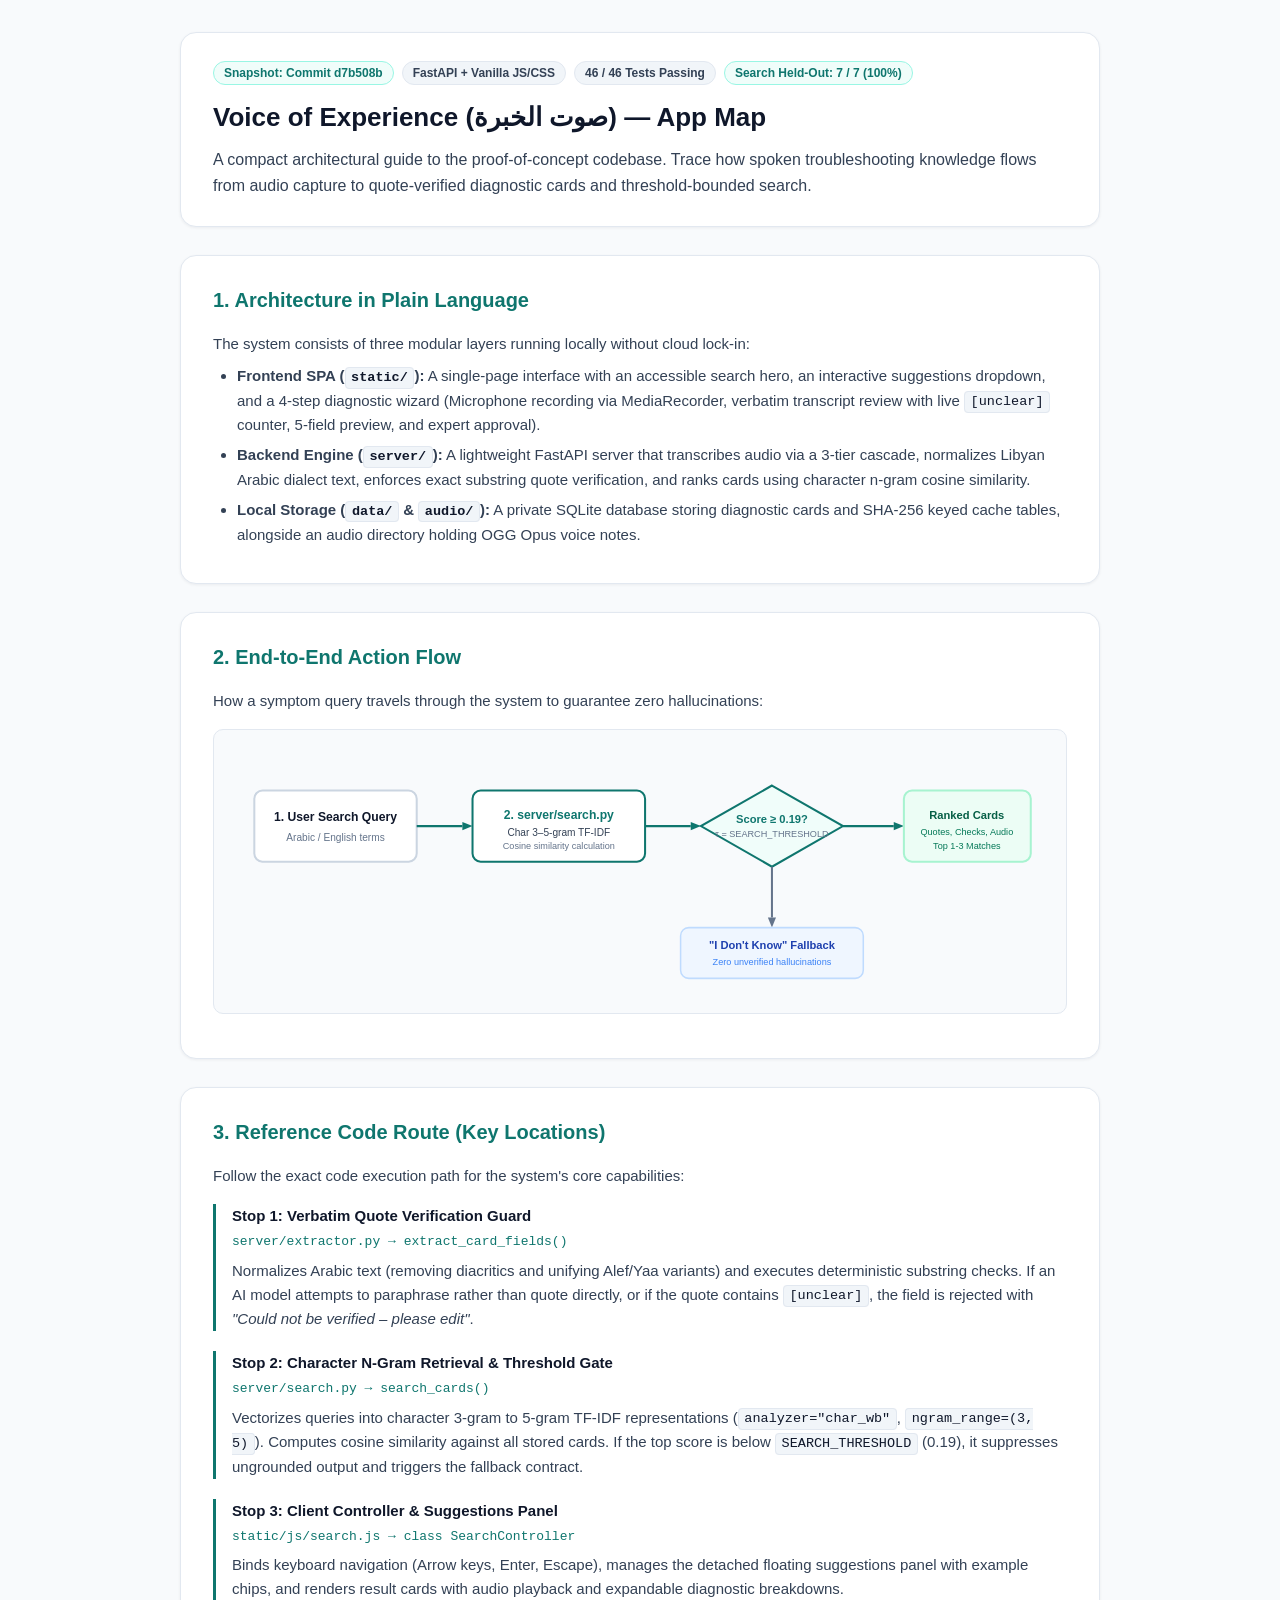
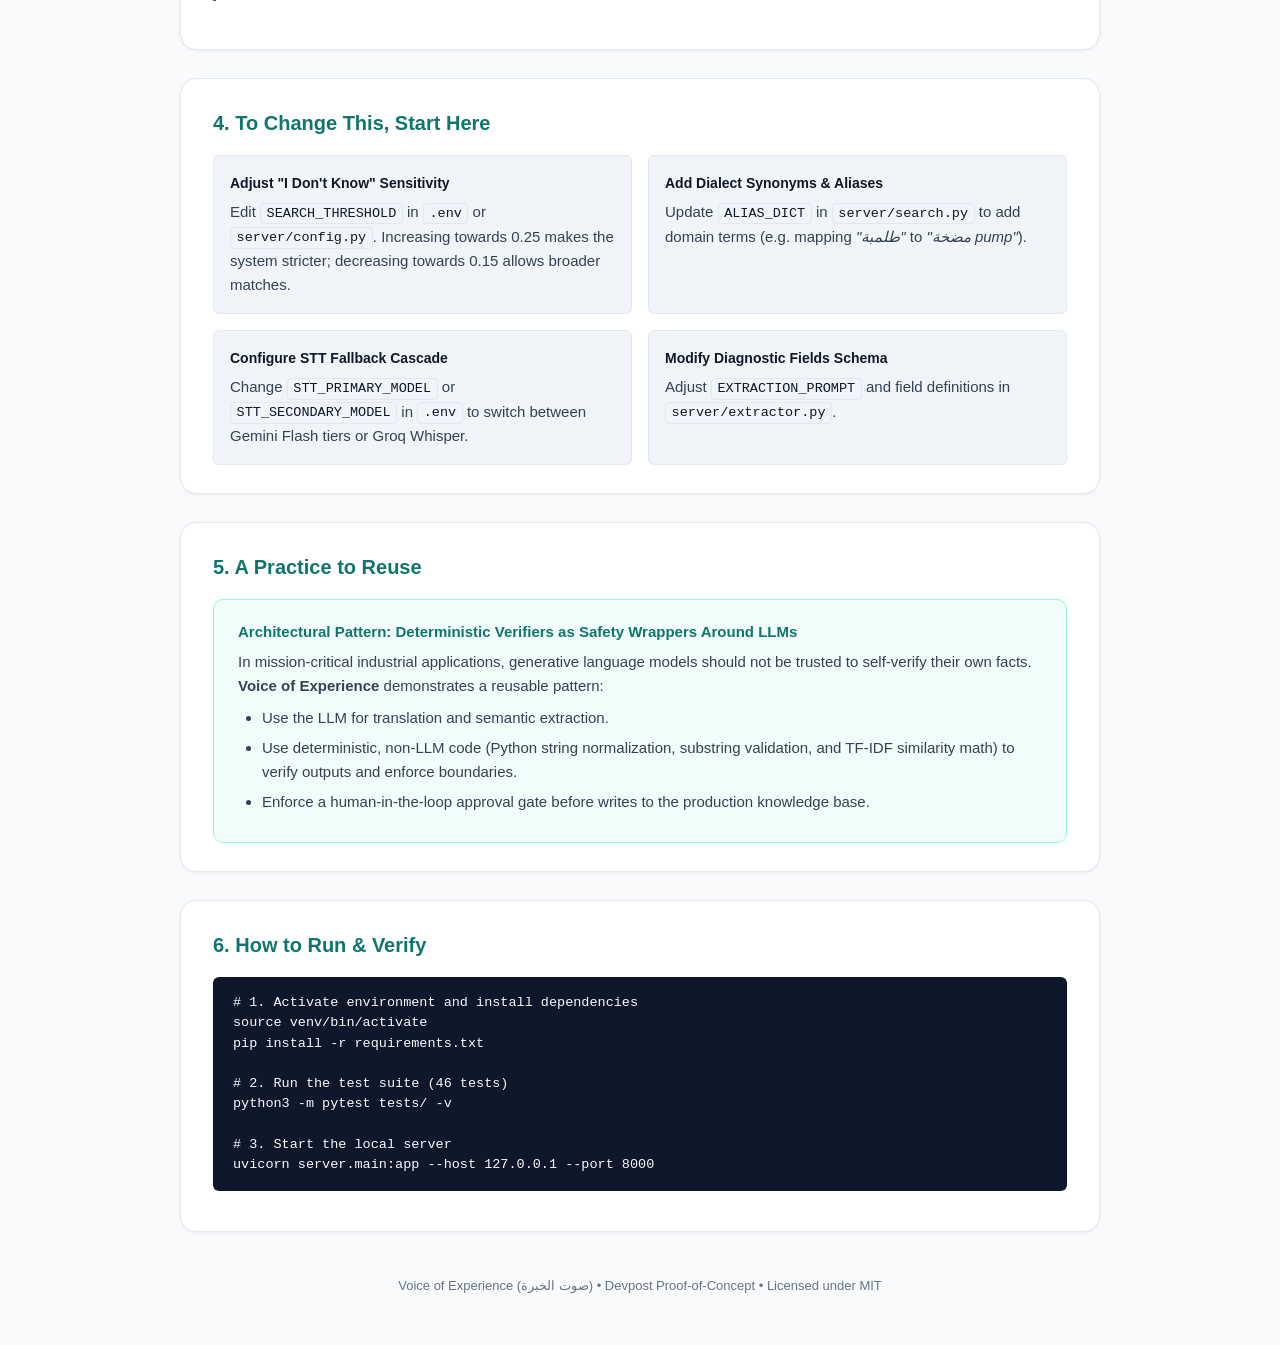
<file: devpost/app-map.html>
<!DOCTYPE html>
<html lang="en">
<head>
  <meta charset="UTF-8">
  <meta name="viewport" content="width=device-width, initial-scale=1.0">
  <meta name="google" content="notranslate">
  <title>Voice of Experience (صوت الخبرة) — App Map & Architecture Guide</title>
  <style>
    :root {
      --bg-canvas: #f8fafc;
      --bg-surface: #ffffff;
      --bg-surface-subtle: #f1f5f9;
      --text-primary: #0f172a;
      --text-secondary: #334155;
      --text-muted: #64748b;
      --brand-primary: #0f766e;
      --brand-hover: #0d5d56;
      --brand-light: #f0fdfa;
      --brand-border: #99f6e4;
      --border-subtle: #e2e8f0;
      --border-strong: #cbd5e1;
      --radius-sm: 6px;
      --radius-md: 10px;
      --radius-lg: 16px;
      --shadow-sm: 0 1px 3px rgba(15, 23, 42, 0.06);
      --shadow-md: 0 4px 6px -1px rgba(15, 23, 42, 0.08);
      --font-stack: -apple-system, BlinkMacSystemFont, "Segoe UI", Roboto, Oxygen, Ubuntu, Cantarell, sans-serif;
      --font-mono: "JetBrains Mono", Consolas, Monaco, "Courier New", monospace;
    }

    * {
      box-sizing: border-box;
      margin: 0;
      padding: 0;
    }

    body {
      background-color: var(--bg-canvas);
      color: var(--text-primary);
      font-family: var(--font-stack);
      line-height: 1.6;
      padding: 2rem 1.5rem;
    }

    .container {
      max-width: 920px;
      margin: 0 auto;
      display: flex;
      flex-direction: column;
      gap: 1.75rem;
    }

    header.app-header {
      background: var(--bg-surface);
      border: 1px solid var(--border-subtle);
      border-radius: var(--radius-lg);
      padding: 1.75rem 2rem;
      box-shadow: var(--shadow-sm);
    }

    .badge-bar {
      display: flex;
      gap: 0.5rem;
      flex-wrap: wrap;
      margin-bottom: 0.75rem;
    }

    .badge {
      display: inline-flex;
      align-items: center;
      padding: 0.25rem 0.625rem;
      border-radius: 999px;
      font-size: 0.75rem;
      font-weight: 600;
      line-height: 1.2;
    }

    .badge-teal {
      background: var(--brand-light);
      color: var(--brand-primary);
      border: 1px solid var(--brand-border);
    }

    .badge-gray {
      background: var(--bg-surface-subtle);
      color: var(--text-secondary);
      border: 1px solid var(--border-subtle);
    }

    h1 {
      font-size: 1.625rem;
      font-weight: 700;
      color: var(--text-primary);
      margin-bottom: 0.5rem;
    }

    p.lead {
      color: var(--text-secondary);
      font-size: 1rem;
    }

    .card {
      background: var(--bg-surface);
      border: 1px solid var(--border-subtle);
      border-radius: var(--radius-lg);
      padding: 1.75rem 2rem;
      box-shadow: var(--shadow-sm);
    }

    h2 {
      font-size: 1.25rem;
      font-weight: 700;
      color: var(--brand-primary);
      margin-bottom: 1rem;
      display: flex;
      align-items: center;
      gap: 0.5rem;
    }

    h3 {
      font-size: 1rem;
      font-weight: 600;
      color: var(--text-primary);
      margin: 1.25rem 0 0.5rem 0;
    }

    p, li {
      color: var(--text-secondary);
      font-size: 0.9375rem;
    }

    ul, ol {
      padding-left: 1.5rem;
      margin: 0.5rem 0;
    }

    li {
      margin-bottom: 0.375rem;
    }

    code {
      font-family: var(--font-mono);
      font-size: 0.84375rem;
      background: var(--bg-surface-subtle);
      padding: 0.15rem 0.35rem;
      border-radius: 4px;
      border: 1px solid var(--border-subtle);
      color: var(--text-primary);
    }

    pre {
      background: #0f172a;
      color: #f8fafc;
      font-family: var(--font-mono);
      font-size: 0.84375rem;
      padding: 1rem 1.25rem;
      border-radius: var(--radius-sm);
      overflow-x: auto;
      margin: 0.75rem 0;
      line-height: 1.5;
    }

    .diagram-container {
      background: #f8fafc;
      border: 1px solid var(--border-subtle);
      border-radius: var(--radius-md);
      padding: 1.25rem;
      margin: 1rem 0;
      text-align: center;
    }

    .diagram-svg {
      max-width: 100%;
      height: auto;
      display: block;
      margin: 0 auto;
    }

    .route-step {
      border-left: 3px solid var(--brand-primary);
      padding-left: 1rem;
      margin-bottom: 1.25rem;
    }

    .route-step-title {
      font-size: 0.9375rem;
      font-weight: 700;
      color: var(--text-primary);
      margin-bottom: 0.25rem;
    }

    .route-step-path {
      font-family: var(--font-mono);
      font-size: 0.8125rem;
      color: var(--brand-primary);
      margin-bottom: 0.35rem;
    }

    .pointer-grid {
      display: grid;
      grid-template-columns: repeat(auto-fit, minmax(280px, 1fr));
      gap: 1rem;
      margin-top: 1rem;
    }

    .pointer-box {
      background: var(--bg-surface-subtle);
      border: 1px solid var(--border-subtle);
      border-radius: var(--radius-sm);
      padding: 1rem;
    }

    .pointer-title {
      font-weight: 600;
      font-size: 0.875rem;
      color: var(--text-primary);
      margin-bottom: 0.35rem;
    }

    .callout {
      background: var(--brand-light);
      border: 1px solid var(--brand-border);
      border-radius: var(--radius-md);
      padding: 1.25rem 1.5rem;
      margin-top: 0.75rem;
    }

    .callout-title {
      font-weight: 700;
      font-size: 0.9375rem;
      color: var(--brand-primary);
      margin-bottom: 0.35rem;
    }

    details {
      background: var(--bg-surface-subtle);
      border: 1px solid var(--border-subtle);
      border-radius: var(--radius-sm);
      margin: 0.5rem 0;
      padding: 0.75rem 1rem;
    }

    summary {
      font-weight: 600;
      cursor: pointer;
      color: var(--text-primary);
      font-size: 0.875rem;
    }

    details[open] summary {
      margin-bottom: 0.5rem;
    }

    footer {
      text-align: center;
      color: var(--text-muted);
      font-size: 0.8125rem;
      padding: 1rem 0;
    }
  </style>
</head>
<body>

  <div class="container">

    <!-- Header -->
    <header class="app-header">
      <div class="badge-bar">
        <span class="badge badge-teal">Snapshot: Commit d7b508b</span>
        <span class="badge badge-gray">FastAPI + Vanilla JS/CSS</span>
        <span class="badge badge-gray">46 / 46 Tests Passing</span>
        <span class="badge badge-teal">Search Held-Out: 7 / 7 (100%)</span>
      </div>
      <h1>Voice of Experience (صوت الخبرة) — App Map</h1>
      <p class="lead">
        A compact architectural guide to the proof-of-concept codebase. Trace how spoken troubleshooting knowledge flows from audio capture to quote-verified diagnostic cards and threshold-bounded search.
      </p>
    </header>

    <!-- Overview -->
    <section class="card">
      <h2>1. Architecture in Plain Language</h2>
      <p>
        The system consists of three modular layers running locally without cloud lock-in:
      </p>
      <ul>
        <li><strong>Frontend SPA (<code>static/</code>):</strong> A single-page interface with an accessible search hero, an interactive suggestions dropdown, and a 4-step diagnostic wizard (Microphone recording via MediaRecorder, verbatim transcript review with live <code>[unclear]</code> counter, 5-field preview, and expert approval).</li>
        <li><strong>Backend Engine (<code>server/</code>):</strong> A lightweight FastAPI server that transcribes audio via a 3-tier cascade, normalizes Libyan Arabic dialect text, enforces exact substring quote verification, and ranks cards using character n-gram cosine similarity.</li>
        <li><strong>Local Storage (<code>data/</code> & <code>audio/</code>):</strong> A private SQLite database storing diagnostic cards and SHA-256 keyed cache tables, alongside an audio directory holding OGG Opus voice notes.</li>
      </ul>
    </section>

    <!-- Visual Journey Diagram -->
    <section class="card">
      <h2>2. End-to-End Action Flow</h2>
      <p>
        How a symptom query travels through the system to guarantee zero hallucinations:
      </p>

      <div class="diagram-container">
        <svg class="diagram-svg" viewBox="0 0 800 240" fill="none" xmlns="http://www.w3.org/2000/svg" role="img" aria-label="Action Flow Diagram">
          <!-- Step 1: Query Input -->
          <rect x="20" y="40" width="160" height="70" rx="8" fill="#ffffff" stroke="#cbd5e1" stroke-width="2"/>
          <text x="100" y="70" text-anchor="middle" font-family="-apple-system, sans-serif" font-size="12" font-weight="bold" fill="#0f172a">1. User Search Query</text>
          <text x="100" y="90" text-anchor="middle" font-family="-apple-system, sans-serif" font-size="10" fill="#64748b">Arabic / English terms</text>
          
          <!-- Arrow 1 -> 2 -->
          <line x1="180" y1="75" x2="225" y2="75" stroke="#0f766e" stroke-width="2"/>
          <polygon points="225,71 235,75 225,79" fill="#0f766e"/>

          <!-- Step 2: Search Engine -->
          <rect x="235" y="40" width="170" height="70" rx="8" fill="#ffffff" stroke="#0f766e" stroke-width="2"/>
          <text x="320" y="68" text-anchor="middle" font-family="-apple-system, sans-serif" font-size="12" font-weight="bold" fill="#0f766e">2. server/search.py</text>
          <text x="320" y="85" text-anchor="middle" font-family="-apple-system, sans-serif" font-size="10" fill="#334155">Char 3–5-gram TF-IDF</text>
          <text x="320" y="98" text-anchor="middle" font-family="-apple-system, sans-serif" font-size="9" fill="#64748b">Cosine similarity calculation</text>

          <!-- Arrow 2 -> 3 -->
          <line x1="405" y1="75" x2="450" y2="75" stroke="#0f766e" stroke-width="2"/>
          <polygon points="450,71 460,75 450,79" fill="#0f766e"/>

          <!-- Step 3: Decision Threshold -->
          <polygon points="530,35 600,75 530,115 460,75" fill="#f0fdfa" stroke="#0f766e" stroke-width="2"/>
          <text x="530" y="72" text-anchor="middle" font-family="-apple-system, sans-serif" font-size="11" font-weight="bold" fill="#0f766e">Score ≥ 0.19?</text>
          <text x="530" y="86" text-anchor="middle" font-family="-apple-system, sans-serif" font-size="9" fill="#64748b">τ = SEARCH_THRESHOLD</text>

          <!-- Branch Yes: Top Ranked Cards -->
          <line x1="600" y1="75" x2="650" y2="75" stroke="#0f766e" stroke-width="2"/>
          <polygon points="650,71 660,75 650,79" fill="#0f766e"/>
          <rect x="660" y="40" width="125" height="70" rx="8" fill="#ecfdf5" stroke="#a7f3d0" stroke-width="2"/>
          <text x="722" y="68" text-anchor="middle" font-family="-apple-system, sans-serif" font-size="11" font-weight="bold" fill="#065f46">Ranked Cards</text>
          <text x="722" y="84" text-anchor="middle" font-family="-apple-system, sans-serif" font-size="9" fill="#047857">Quotes, Checks, Audio</text>
          <text x="722" y="98" text-anchor="middle" font-family="-apple-system, sans-serif" font-size="9" fill="#047857">Top 1-3 Matches</text>

          <!-- Branch No: Fallback Panel -->
          <line x1="530" y1="115" x2="530" y2="165" stroke="#64748b" stroke-width="2"/>
          <polygon points="526,165 530,175 534,165" fill="#64748b"/>
          <rect x="440" y="175" width="180" height="50" rx="8" fill="#eff6ff" stroke="#bfdbfe" stroke-width="1.5"/>
          <text x="530" y="196" text-anchor="middle" font-family="-apple-system, sans-serif" font-size="11" font-weight="bold" fill="#1e40af">"I Don't Know" Fallback</text>
          <text x="530" y="212" text-anchor="middle" font-family="-apple-system, sans-serif" font-size="9" fill="#3b82f6">Zero unverified hallucinations</text>
        </svg>
      </div>
    </section>

    <!-- Reference Code Route -->
    <section class="card">
      <h2>3. Reference Code Route (Key Locations)</h2>
      <p style="margin-bottom: 1rem;">
        Follow the exact code execution path for the system's core capabilities:
      </p>

      <div class="route-step">
        <div class="route-step-title">Stop 1: Verbatim Quote Verification Guard</div>
        <div class="route-step-path">server/extractor.py &rarr; extract_card_fields()</div>
        <p>
          Normalizes Arabic text (removing diacritics and unifying Alef/Yaa variants) and executes deterministic substring checks. If an AI model attempts to paraphrase rather than quote directly, or if the quote contains <code>[unclear]</code>, the field is rejected with <em>"Could not be verified – please edit"</em>.
        </p>
      </div>

      <div class="route-step">
        <div class="route-step-title">Stop 2: Character N-Gram Retrieval & Threshold Gate</div>
        <div class="route-step-path">server/search.py &rarr; search_cards()</div>
        <p>
          Vectorizes queries into character 3-gram to 5-gram TF-IDF representations (<code>analyzer="char_wb"</code>, <code>ngram_range=(3, 5)</code>). Computes cosine similarity against all stored cards. If the top score is below <code>SEARCH_THRESHOLD</code> (0.19), it suppresses ungrounded output and triggers the fallback contract.
        </p>
      </div>

      <div class="route-step">
        <div class="route-step-title">Stop 3: Client Controller & Suggestions Panel</div>
        <div class="route-step-path">static/js/search.js &rarr; class SearchController</div>
        <p>
          Binds keyboard navigation (Arrow keys, Enter, Escape), manages the detached floating suggestions panel with example chips, and renders result cards with audio playback and expandable diagnostic breakdowns.
        </p>
      </div>
    </section>

    <!-- Where to Start Pointers -->
    <section class="card">
      <h2>4. To Change This, Start Here</h2>
      <div class="pointer-grid">
        <div class="pointer-box">
          <div class="pointer-title">Adjust "I Don't Know" Sensitivity</div>
          <p>
            Edit <code>SEARCH_THRESHOLD</code> in <code>.env</code> or <code>server/config.py</code>. Increasing towards 0.25 makes the system stricter; decreasing towards 0.15 allows broader matches.
          </p>
        </div>
        <div class="pointer-box">
          <div class="pointer-title">Add Dialect Synonyms & Aliases</div>
          <p>
            Update <code>ALIAS_DICT</code> in <code>server/search.py</code> to add domain terms (e.g. mapping <em>"طلمبة"</em> to <em>"مضخة pump"</em>).
          </p>
        </div>
        <div class="pointer-box">
          <div class="pointer-title">Configure STT Fallback Cascade</div>
          <p>
            Change <code>STT_PRIMARY_MODEL</code> or <code>STT_SECONDARY_MODEL</code> in <code>.env</code> to switch between Gemini Flash tiers or Groq Whisper.
          </p>
        </div>
        <div class="pointer-box">
          <div class="pointer-title">Modify Diagnostic Fields Schema</div>
          <p>
            Adjust <code>EXTRACTION_PROMPT</code> and field definitions in <code>server/extractor.py</code>.
          </p>
        </div>
      </div>
    </section>

    <!-- A Practice to Reuse -->
    <section class="card">
      <h2>5. A Practice to Reuse</h2>
      <div class="callout">
        <div class="callout-title">Architectural Pattern: Deterministic Verifiers as Safety Wrappers Around LLMs</div>
        <p>
          In mission-critical industrial applications, generative language models should not be trusted to self-verify their own facts. <strong>Voice of Experience</strong> demonstrates a reusable pattern:
        </p>
        <ul style="margin-top: 0.5rem;">
          <li>Use the LLM for translation and semantic extraction.</li>
          <li>Use deterministic, non-LLM code (Python string normalization, substring validation, and TF-IDF similarity math) to verify outputs and enforce boundaries.</li>
          <li>Enforce a human-in-the-loop approval gate before writes to the production knowledge base.</li>
        </ul>
      </div>
    </section>

    <!-- How to Run -->
    <section class="card">
      <h2>6. How to Run & Verify</h2>
      <pre># 1. Activate environment and install dependencies
source venv/bin/activate
pip install -r requirements.txt

# 2. Run the test suite (46 tests)
python3 -m pytest tests/ -v

# 3. Start the local server
uvicorn server.main:app --host 127.0.0.1 --port 8000</pre>
    </section>

    <footer>
      Voice of Experience (صوت الخبرة) &bull; Devpost Proof-of-Concept &bull; Licensed under MIT
    </footer>

  </div>

</body>
</html>
</file>
